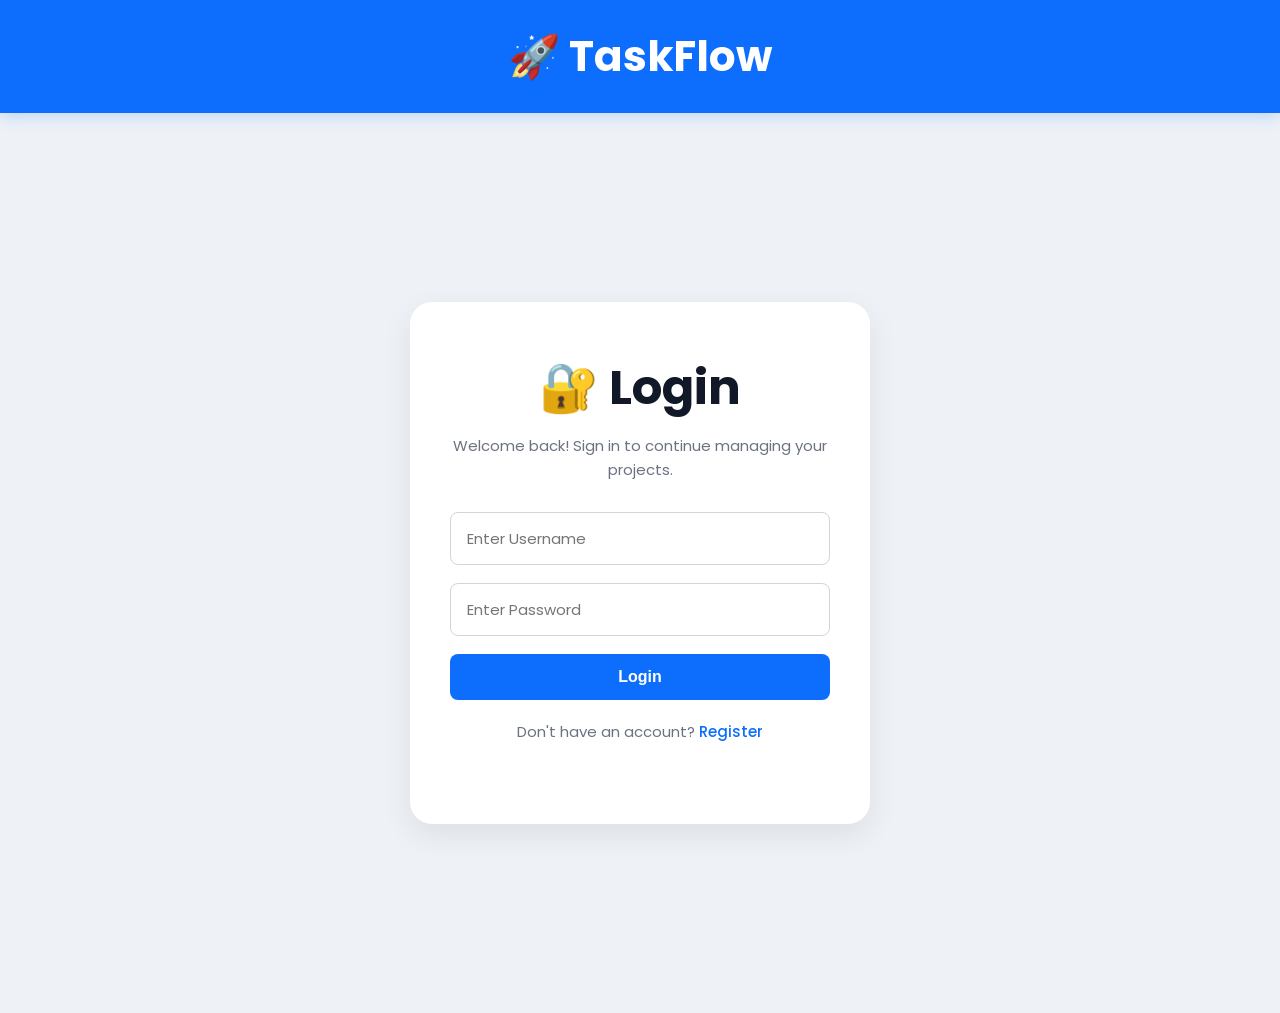
<file: templates/login.html>
<!DOCTYPE html>
<html lang="en">
<head>
    <meta charset="UTF-8">
    <meta name="viewport" content="width=device-width, initial-scale=1.0">
    <title>Login - TaskFlow</title>
    <link rel="stylesheet" href="/static/styles.css">
</head>
<body>

    <!-- Top Navbar -->
    <div class="navbar">
        🚀 TaskFlow
    </div>

    <!-- Centered Login Card -->
    <div class="auth-container">
        <div class="auth-box">
            <h1>🔐 Login</h1>
            <p>Welcome back! Sign in to continue managing your projects.</p>

            <form method="POST">
                <input
                    type="text"
                    name="username"
                    placeholder="Enter Username"
                    required
                >

                <input
                    type="password"
                    name="password"
                    placeholder="Enter Password"
                    required
                >

                <button type="submit">Login</button>
            </form>

            <p style="margin-top: 20px;">
                Don't have an account?
                <a href="/register">Register</a>
            </p>
        </div>
    </div>

</body>
</html>
</file>
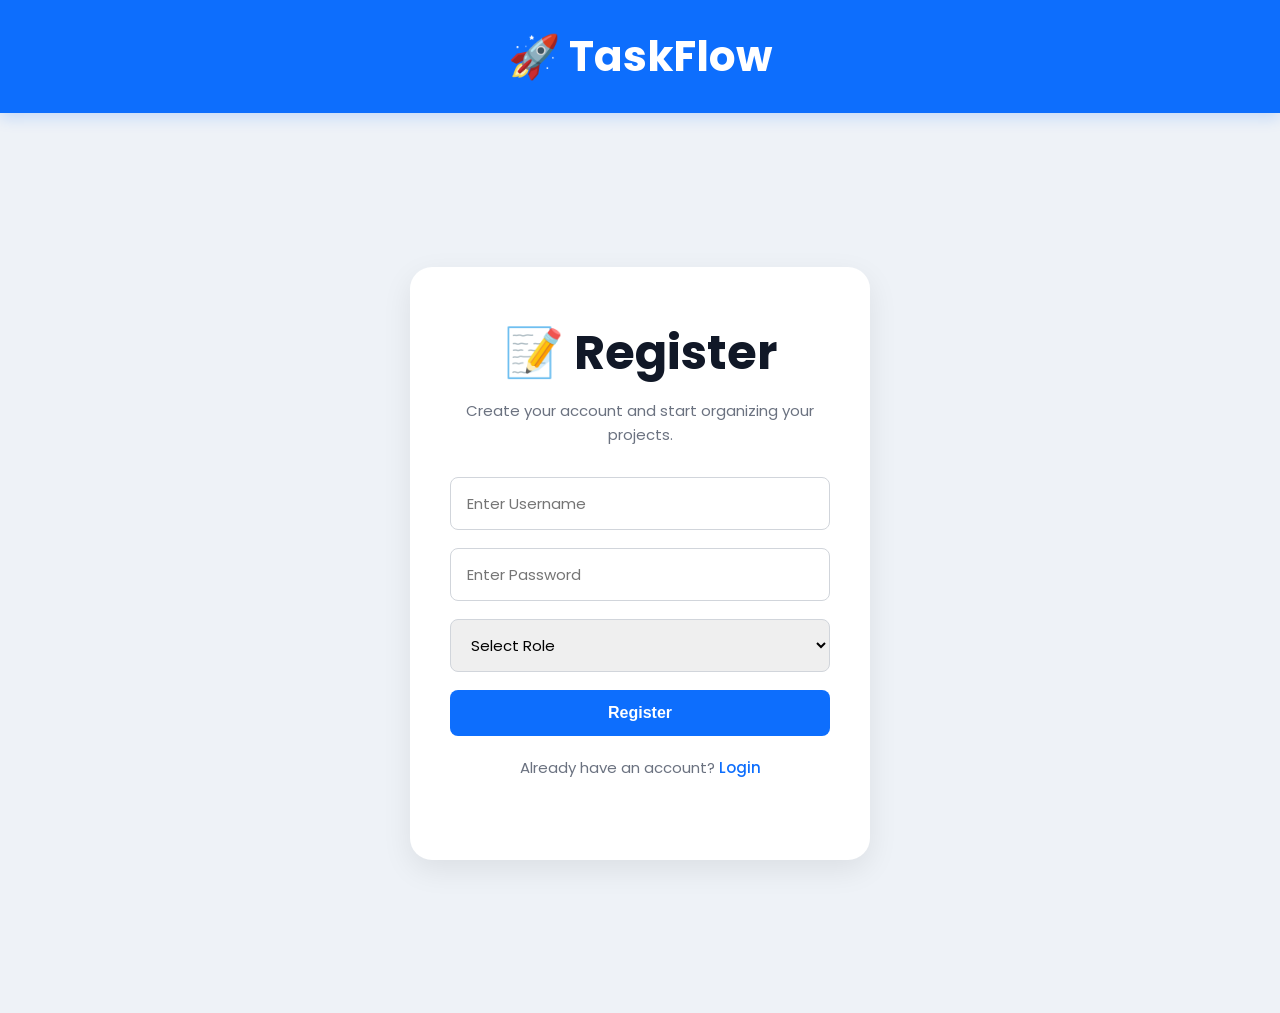
<file: templates/register.html>
<!DOCTYPE html>
<html lang="en">
<head>
    <meta charset="UTF-8">
    <meta name="viewport" content="width=device-width, initial-scale=1.0">
    <title>Register - TaskFlow</title>
    <link rel="stylesheet" href="/static/styles.css">
</head>
<body>

    <!-- Top Navbar -->
    <div class="navbar">
        🚀 TaskFlow
    </div>

    <!-- Centered Register Card -->
    <div class="auth-container">
        <div class="auth-box">
            <h1>📝 Register</h1>
            <p>Create your account and start organizing your projects.</p>

            <form method="POST">
                <input
                    type="text"
                    name="username"
                    placeholder="Enter Username"
                    required
                >

                <input
                    type="password"
                    name="password"
                    placeholder="Enter Password"
                    required
                >
                <select name="role" required>
    <option value="">Select Role</option>
    <option value="Manager">👑 Manager</option>
    <option value="Staff">👨‍💻 Staff</option>
</select>
                <button type="submit">Register</button>
            </form>

            <p style="margin-top: 20px;">
                Already have an account?
                <a href="/login">Login</a>
            </p>
        </div>
    </div>

</body>
</html>
</file>
<file: static/styles.css>
@import url('https://fonts.googleapis.com/css2?family=Poppins:wght@400;500;600;700&display=swap');

/* =========================
   RESET
========================= */
* {
    margin: 0;
    padding: 0;
    box-sizing: border-box;
}

body {
    font-family: 'Poppins', sans-serif;
    background: #eef2f7;
    color: #1f2937;
    min-height: 100vh;
}

/* =========================
   NAVBAR
========================= */
.navbar {
    background: #0d6efd;
    color: white;
    padding: 25px 40px;
    font-size: 42px;
    font-weight: 700;
    text-align: center;
    box-shadow: 0 4px 15px rgba(13, 110, 253, 0.2);
}

/* =========================
   AUTH PAGE (LOGIN/REGISTER)
========================= */
.auth-container {
    min-height: 100vh;
    display: flex;
    justify-content: center;
    align-items: center;
    padding: 20px;
}

.auth-box {
    width: 100%;
    max-width: 460px;
    background: white;
    padding: 50px 40px;
    border-radius: 22px;
    box-shadow: 0 10px 30px rgba(0, 0, 0, 0.08);
    text-align: center;
}

.auth-box h1 {
    font-size: 48px;
    font-weight: 700;
    margin-bottom: 10px;
    color: #111827;
}

.auth-box p {
    color: #6b7280;
    margin-bottom: 30px;
    line-height: 1.6;
    font-size: 15px;
}

/* =========================
   INPUTS
========================= */
input,
textarea,
select {
    width: 100%;
    padding: 14px 16px;
    margin-bottom: 18px;
    border: 1px solid #d1d5db;
    border-radius: 8px;
    font-size: 15px;
    font-family: inherit;
    outline: none;
    transition: 0.3s;
}

input:focus,
textarea:focus,
select:focus {
    border-color: #0d6efd;
    box-shadow: 0 0 0 4px rgba(13, 110, 253, 0.12);
}

/* =========================
   BUTTONS
========================= */
button,
.btn {
    width: 100%;
    background: #0d6efd;
    color: white;
    border: none;
    padding: 14px;
    border-radius: 8px;
    font-size: 16px;
    font-weight: 600;
    cursor: pointer;
    text-decoration: none;
    display: inline-block;
    transition: 0.3s;
}

button:hover,
.btn:hover {
    background: #0b5ed7;
    transform: translateY(-2px);
}

/* =========================
   LINKS
========================= */
a {
    color: #0d6efd;
    text-decoration: none;
    font-weight: 500;
}

a:hover {
    text-decoration: underline;
}

/* =========================
   DASHBOARD
========================= */
.container {
    width: 90%;
    max-width: 1100px;
    margin: 40px auto;
}

.card {
    background: white;
    border-radius: 20px;
    padding: 30px;
    margin-bottom: 30px;
    box-shadow: 0 10px 30px rgba(0, 0, 0, 0.06);
}

.card h1 {
    font-size: 42px;
    margin-bottom: 10px;
}

.card h2 {
    font-size: 28px;
    margin-bottom: 20px;
}

.card h3 {
    font-size: 22px;
    margin-bottom: 8px;
}

.card p {
    color: #6b7280;
    line-height: 1.7;
}

/* =========================
   PROJECT ACTIONS
========================= */
.project-actions {
    margin-top: 15px;
    display: flex;
    gap: 10px;
    flex-wrap: wrap;
}

.project-actions .btn {
    width: auto;
    padding: 12px 20px;
}

.delete-btn {
    background: #ef4444;
    color: white;
    padding: 12px 20px;
    border-radius: 8px;
    text-decoration: none;
    font-weight: 600;
}

.delete-btn:hover {
    background: #dc2626;
}

/* =========================
   RESPONSIVE
========================= */
@media (max-width: 768px) {
    .navbar {
        font-size: 28px;
        padding: 20px;
    }

    .auth-box {
        padding: 40px 25px;
    }

    .auth-box h1 {
        font-size: 38px;
    }

    .container {
        width: 95%;
    }

    .card {
        padding: 20px;
    }

    .card h1 {
        font-size: 32px;
    }

    .card h2 {
        font-size: 24px;
    }
}
/* Role Badge */
.role-badge {
    display: inline-block;
    background: linear-gradient(90deg, #f59e0b, #f97316);
    color: white;
    padding: 6px 14px;
    border-radius: 999px;
    font-size: 14px;
    font-weight: 600;
}

/* Statistics Grid */
.stats-grid {
    display: grid;
    grid-template-columns: repeat(auto-fit, minmax(220px, 1fr));
    gap: 20px;
    margin-bottom: 30px;
}

.stat-card {
    background: white;
    border-radius: 20px;
    padding: 30px;
    text-align: center;
    box-shadow: 0 10px 25px rgba(0, 0, 0, 0.06);
}

.stat-card h3 {
    font-size: 2.5rem;
    color: #0d6efd;
    margin-bottom: 8px;
}

.stat-card p {
    color: #6b7280;
    font-weight: 500;
}

.progress-bar {
    background: linear-gradient(90deg, #22c55e, #16a34a);
    height: 100%;
    color: white;
    font-weight: 600;
    text-align: center;
    line-height: 24px;
    font-size: 13px;
    border-radius: 10px;
}
/* Dark Mode */
body.dark-mode {
    background: #111827;
    color: #f9fafb;
}

body.dark-mode .navbar {
    background: linear-gradient(90deg, #111827, #1f2937);
}

body.dark-mode .card,
body.dark-mode .stat-card {
    background: #1f2937;
    color: #f9fafb;
    box-shadow: 0 8px 25px rgba(0, 0, 0, 0.4);
}

body.dark-mode input,
body.dark-mode textarea,
body.dark-mode select {
    background: #374151;
    color: white;
    border: 1px solid #4b5563;
}

body.dark-mode input::placeholder,
body.dark-mode textarea::placeholder {
    color: #d1d5db;
}

body.dark-mode a {
    color: inherit;
}

body.dark-mode p,
body.dark-mode h1,
body.dark-mode h2,
body.dark-mode h3,
body.dark-mode strong {
    color: #f9fafb;
}
</file>
